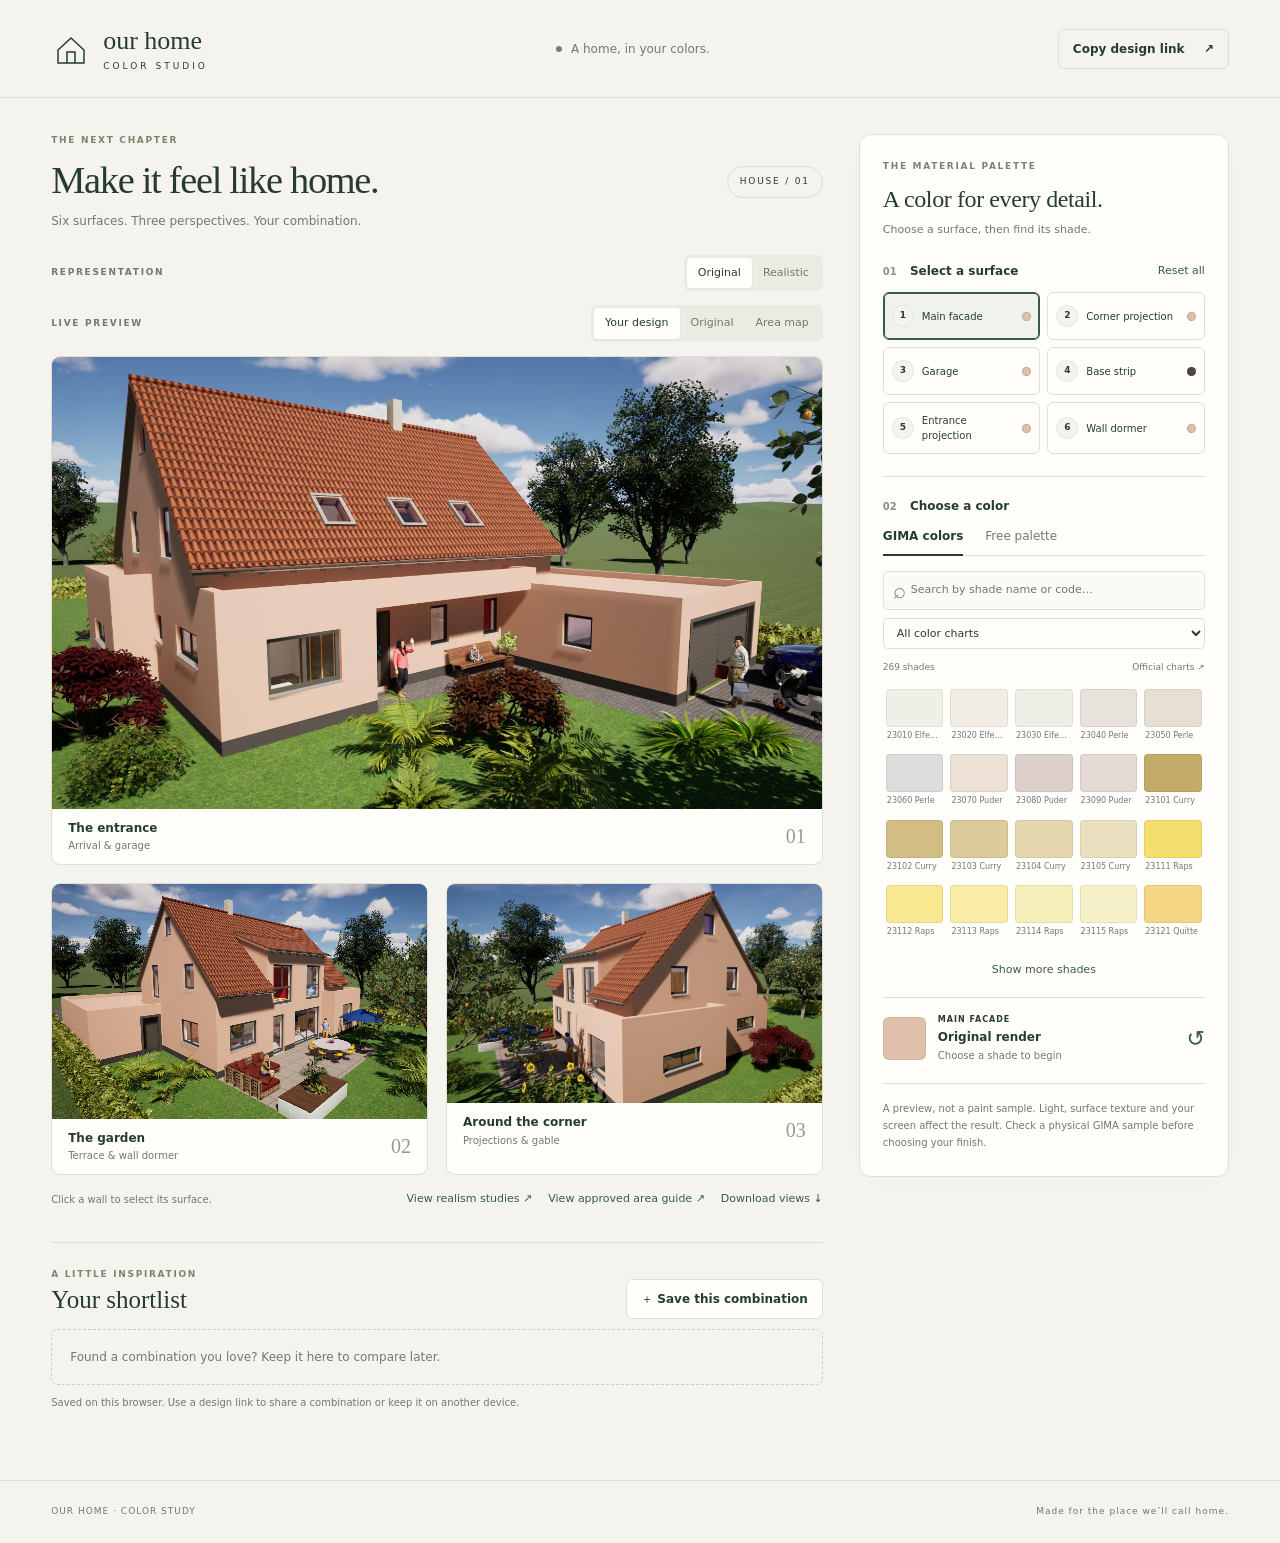
<file: index.html>
<!doctype html>
<html lang="en">
<head>
  <meta charset="utf-8">
  <meta name="viewport" content="width=device-width, initial-scale=1">
  <meta name="theme-color" content="#f5f3ed">
  <meta name="description" content="Explore facade colors for our home. Three perspectives, six independent surfaces, GIMA shades and a free color palette.">
  <title>Our home · Color studio</title>
  <link rel="icon" href="data:image/svg+xml,%3Csvg xmlns='http://www.w3.org/2000/svg' viewBox='0 0 40 40'%3E%3Crect width='40' height='40' rx='10' fill='%233b5148'/%3E%3Cpath d='M9 21L20 10l11 11v11H9Z' fill='none' stroke='%23f5f3ed' stroke-width='2'/%3E%3C/svg%3E">
  <link rel="stylesheet" href="./style.css">
  <script type="module" src="./app.js"></script>
</head>
<body>
  <header class="masthead">
    <a class="brand" href="./" aria-label="Our home color studio"><svg viewBox="0 0 40 40" aria-hidden="true"><path d="M7 21 20 9l13 12v13H7Z M16 34V23h8v11"/></svg><span>our home<span class="brand-sub">COLOR STUDIO</span></span></a>
    <div class="header-note"><span class="live-dot"></span>A home, in your colors.</div>
    <button class="button subtle" id="share">Copy design link <span aria-hidden="true">↗</span></button>
  </header>
  <main class="workspace">
    <section class="visuals" aria-labelledby="preview-title">
      <div class="intro"><div><p class="eyebrow">THE NEXT CHAPTER</p><h1 id="preview-title">Make it feel like home.</h1><p class="intro-text">Six surfaces. Three perspectives. Your combination.</p></div><span class="project-tag">HOUSE / 01</span></div>
      <div class="view-toolbar"><span class="small-label">REPRESENTATION</span><div class="segmented" role="group" aria-label="House representation"><button id="representation-original" class="active" aria-pressed="true">Original</button><button id="representation-realistic" aria-pressed="false">Realistic</button></div></div>
      <p id="realism-note" class="muted tiny" role="status" hidden>Realistic material and lighting preview. To change colors, switch to Original. Your color design is kept.</p>
      <div class="view-toolbar"><span class="small-label">LIVE PREVIEW</span><div class="segmented" aria-label="Preview mode"><button id="mode-design" class="active" aria-pressed="true">Your design</button><button id="mode-original" aria-pressed="false">Original</button><button id="mode-map" aria-pressed="false">Area map</button></div></div>
      <div class="views" id="views"><p class="loading" id="loading">Preparing your house previews…</p></div>
      <div class="preview-footer"><span>Click a wall to select its surface.</span><a class="text-button" href="./experiments/realism/">View realism studies ↗</a><button class="text-button" id="guide">View approved area guide ↗</button><button class="text-button" id="download">Download views ↓</button></div>
      <section class="saved-section" aria-labelledby="saved-heading"><div class="section-heading"><div><p class="eyebrow">A LITTLE INSPIRATION</p><h2 id="saved-heading">Your shortlist</h2></div><button class="button" id="save">＋ Save this combination</button></div><div id="saved-list" class="saved-list"></div><p class="muted tiny">Saved on this browser. Use a design link to share a combination or keep it on another device.</p></section>
    </section>
    <aside class="sidebar" aria-label="Color controls">
      <div class="sidebar-top"><p class="eyebrow">THE MATERIAL PALETTE</p><h2>A color for every detail.</h2><p class="muted">Choose a surface, then find its shade.</p></div>
      <section class="area-section" aria-labelledby="area-heading"><div class="step-heading"><h3 id="area-heading"><span>01</span> Select a surface</h3><button id="reset" class="text-button">Reset all</button></div><div id="area-list" class="area-list"></div></section>
      <section class="palette-section" aria-labelledby="palette-heading"><div class="step-heading"><h3 id="palette-heading"><span>02</span> Choose a color</h3></div>
        <div class="palette-tabs" role="tablist" aria-label="Color source"><button role="tab" id="tab-gima" aria-controls="gima-panel" aria-selected="true" tabindex="0">GIMA colors</button><button role="tab" id="tab-free" aria-controls="free-panel" aria-selected="false" tabindex="-1">Free palette</button></div>
        <div id="gima-panel" role="tabpanel" aria-labelledby="tab-gima">
          <label class="sr-only" for="color-search">Search GIMA shades</label><div class="search-wrap"><span aria-hidden="true">⌕</span><input id="color-search" type="search" placeholder="Search by shade name or code…" autocomplete="off"></div>
          <label class="sr-only" for="collection">Color chart</label><select id="collection"><option value="all">All color charts</option></select>
          <div class="palette-meta"><span id="color-count">Loading GIMA shades…</span><a href="https://gima-profi.de/services/farbtonkarten/" target="_blank" rel="noopener noreferrer">Official charts ↗</a></div>
          <div class="swatch-grid" id="gima-swatches" aria-label="GIMA shades"></div>
          <p id="catalog-error" class="error" hidden></p>
          <button class="text-button more" id="more-colors" hidden>Show more shades</button>
        </div>
        <div id="free-panel" role="tabpanel" aria-labelledby="tab-free" hidden><p class="palette-caption">A few quiet tones to start with.</p><div id="free-swatches" class="swatch-grid" aria-label="Suggested colors"></div><div class="custom-color"><label for="color-picker">Your own shade</label><div class="color-inputs"><input type="color" id="color-picker" value="#e6ded0" aria-label="Choose a custom color"><label class="sr-only" for="hex-input">HEX color</label><input id="hex-input" value="#E6DED0" maxlength="7" spellcheck="false" pattern="#[0-9a-fA-F]{6}" aria-describedby="hex-error"><button class="button" id="apply-hex">Apply</button></div><p id="hex-error" class="error" hidden>Enter six HEX digits, for example #E6DED0.</p></div></div>
        <div class="current-color"><span id="current-chip" class="current-chip"></span><div><span class="small-label" id="current-area">MAIN FACADE</span><strong id="current-name">Original render</strong><span id="current-detail" class="tiny muted">Choose a shade to begin</span></div><button class="text-button" id="reset-area" aria-label="Restore original color for selected surface">↺</button></div>
        <a id="shade-source" class="source-link" target="_blank" rel="noopener noreferrer" hidden>View this shade on GIMA ↗</a>
      </section>
      <p class="color-note">A preview, not a paint sample. Light, surface texture and your screen affect the result. Check a physical GIMA sample before choosing your finish.</p>
    </aside>
  </main>
  <footer class="page-footer"><span>OUR HOME · COLOR STUDY</span><span>Made for the place we’ll call home.</span></footer>
  <div id="status" class="toast" role="status" aria-live="polite"></div>
  <dialog id="guide-dialog"><div class="dialog-heading"><h2>The six paintable areas</h2><button class="button" id="close-guide">Close ×</button></div><img src="./assets/area-guide-v8.png" alt="Approved v8 reference: blue main facade, amber corner projection, purple garage, teal base strip, coral entrance projection, green full-height wall dormer."></dialog>
  <dialog id="save-dialog"><form method="dialog" id="save-form"><p class="eyebrow">YOUR SHORTLIST</p><h2>Give this combination a name.</h2><label for="design-name">Design name</label><input id="design-name" maxlength="60" placeholder="Warm stone & sage" required><div class="dialog-actions"><button class="button" type="button" id="cancel-save">Cancel</button><button class="button primary" type="submit">Save combination</button></div></form></dialog>
  <noscript>This color studio needs JavaScript to recolor the house. Please enable JavaScript in your browser.</noscript>
</body>
</html>
</file>
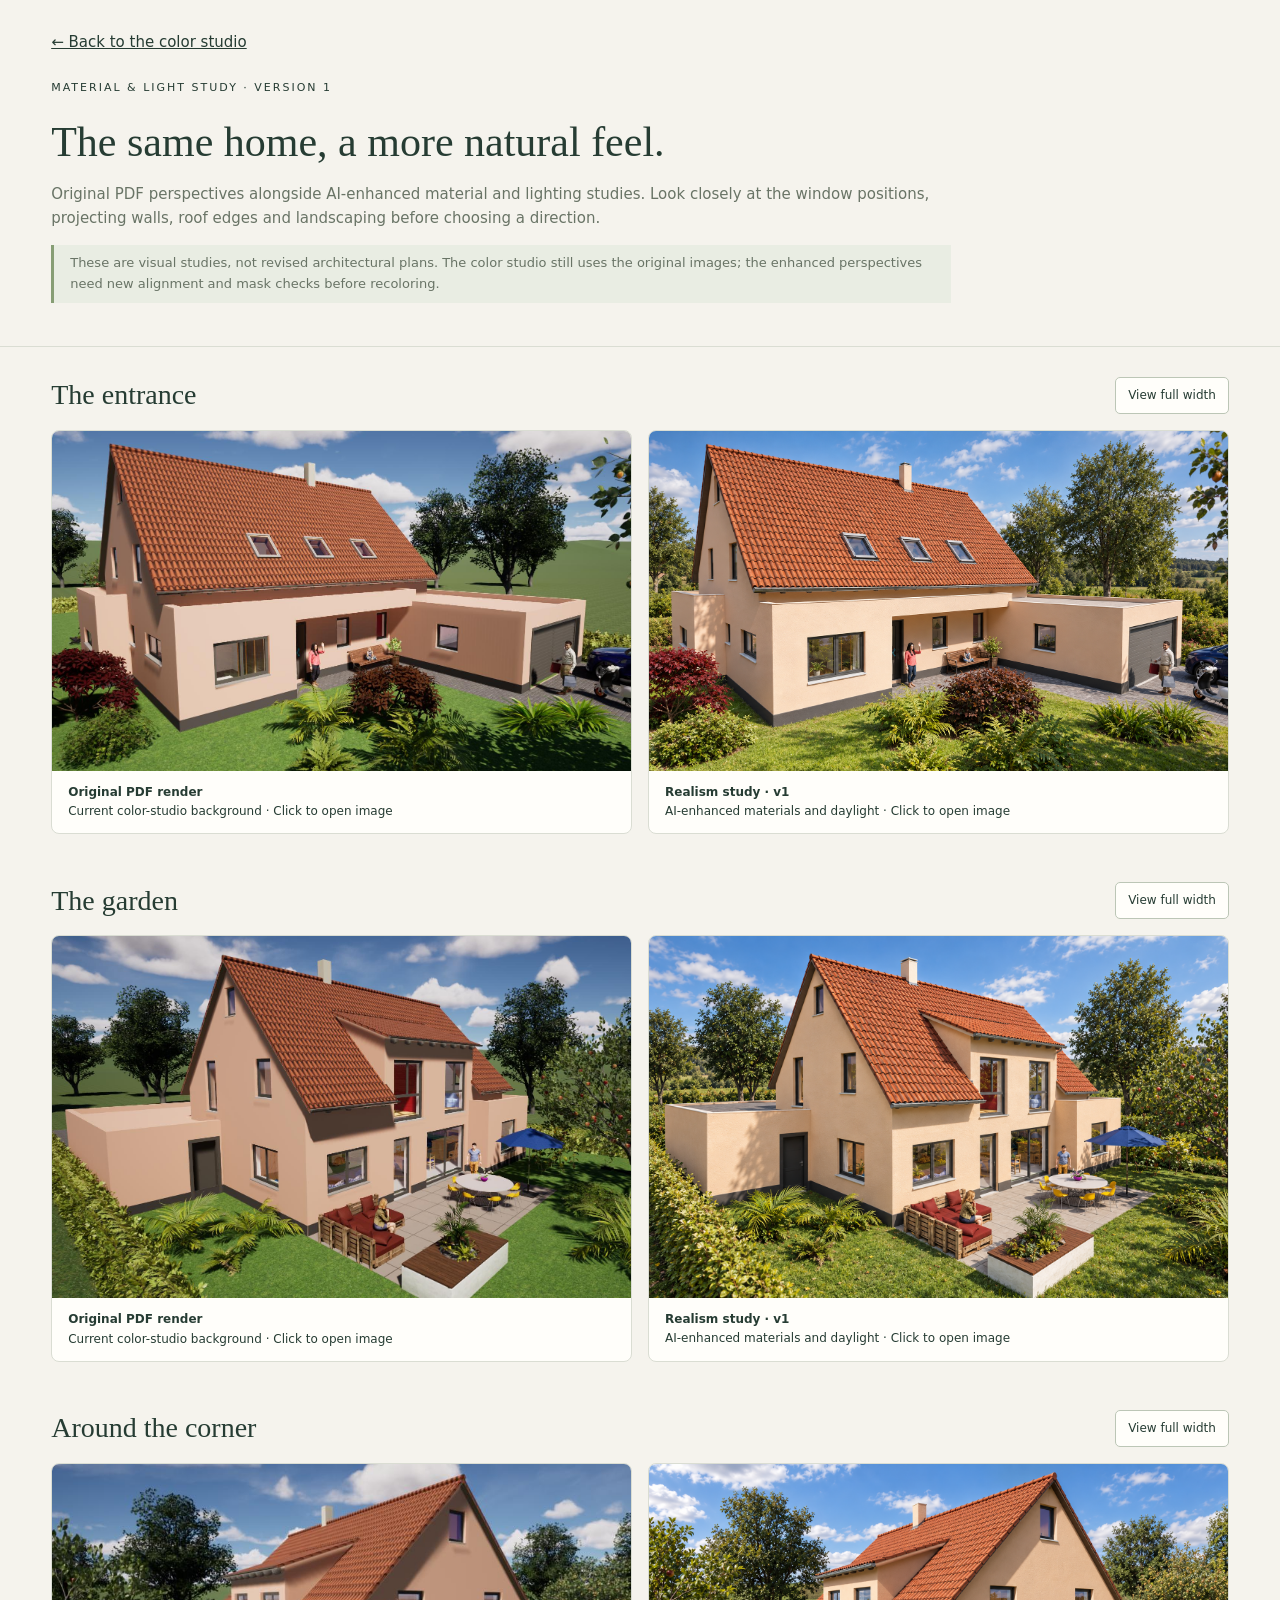
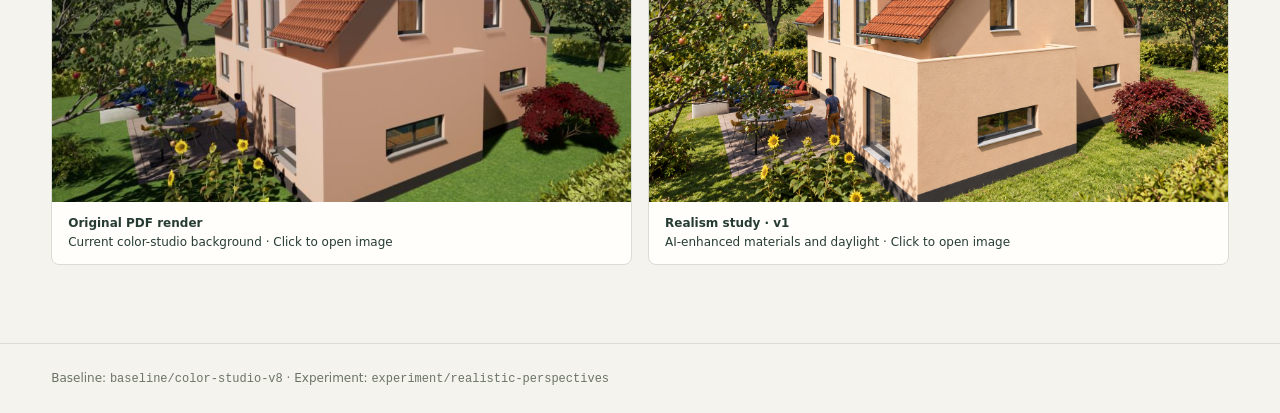
<file: experiments/realism/index.html>
<!doctype html>
<html lang="en">
<head><meta charset="utf-8"><meta name="viewport" content="width=device-width,initial-scale=1"><title>Our home · Realism study</title>
<style>
:root{font:15px/1.6 system-ui,sans-serif;color:#263c33;background:#f5f3ed}*{box-sizing:border-box}body{margin:0}header,main{max-width:1500px;margin:auto;padding:30px 4%}header{border-bottom:1px solid #daddd3}a{color:inherit}h1{font:42px/1.2 Georgia,serif;margin:20px 0 10px}h2{font:28px Georgia,serif;margin:0}p{max-width:900px;color:#697466}.eyebrow{font-size:11px;letter-spacing:2px;text-transform:uppercase}.study{margin-bottom:48px}.study-head{display:flex;align-items:center;justify-content:space-between;gap:20px;margin-bottom:16px}.compare{display:grid;grid-template-columns:1fr 1fr;gap:16px}.compare figure{margin:0;background:#fffefa;border:1px solid #daddd3;border-radius:8px;overflow:hidden}.compare img{display:block;width:100%;height:auto}.compare figcaption{padding:12px 16px;font-size:12px}.compare figcaption strong{display:block}.actions{display:flex;gap:12px;font-size:12px}.notice{border-left:3px solid #879e75;padding:8px 16px;background:#e9ede3;font-size:13px}.toggle{border:1px solid #bcc6b6;background:#fffefa;color:inherit;border-radius:5px;padding:8px 12px;font:inherit;font-size:12px;cursor:pointer}.compare.stacked{grid-template-columns:1fr}.compare.stacked img{max-height:none}footer{padding:25px 4%;border-top:1px solid #daddd3;color:#697466;font-size:12px}button:focus-visible,a:focus-visible{outline:3px solid #608462;outline-offset:4px}@media(max-width:800px){.compare{grid-template-columns:1fr}h1{font-size:32px}.study-head{align-items:start}}
</style></head>
<body><header><a href="../../">← Back to the color studio</a><div class="eyebrow" style="margin-top:25px">Material & light study · version 1</div><h1>The same home, a more natural feel.</h1><p>Original PDF perspectives alongside AI-enhanced material and lighting studies. Look closely at the window positions, projecting walls, roof edges and landscaping before choosing a direction.</p><p class="notice">These are visual studies, not revised architectural plans. The color studio still uses the original images; the enhanced perspectives need new alignment and mask checks before recoloring.</p></header>
<main id="studies"></main><footer>Baseline: <code>baseline/color-studio-v8</code> · Experiment: <code>experiment/realistic-perspectives</code></footer>
<script>
const studies=[['entrance','The entrance'],['garden','The garden'],['side','Around the corner']];
for(const [id,name] of studies){const section=document.createElement('section');section.className='study';const heading=document.createElement('div');heading.className='study-head';const title=document.createElement('h2');title.textContent=name;const button=document.createElement('button');button.className='toggle';button.textContent='View full width';button.setAttribute('aria-pressed','false');heading.append(title,button);const comparison=document.createElement('div');comparison.className='compare';for(const [src,label,description] of [[`../../assets/${id}.jpg`,'Original PDF render','Current color-studio background'],[`${id}-realistic-v1.png`,'Realism study · v1','AI-enhanced materials and daylight']]){const figure=document.createElement('figure'),link=document.createElement('a'),img=document.createElement('img'),caption=document.createElement('figcaption'),strong=document.createElement('strong');link.href=src;link.target='_blank';link.rel='noopener';img.src=src;img.alt=`${name} — ${label}`;img.loading='lazy';link.append(img);strong.textContent=label;caption.append(strong,document.createTextNode(description+' · Click to open image'));figure.append(link,caption);comparison.append(figure);}button.addEventListener('click',()=>{const stacked=comparison.classList.toggle('stacked');button.textContent=stacked?'View side by side':'View full width';button.setAttribute('aria-pressed',String(stacked));});section.append(heading,comparison);document.getElementById('studies').append(section);}
</script></body></html>
</file>
<file: style.css>
:root{--paper:#f5f3ed;--white:#fffefa;--ink:#263c33;--muted:#72796f;--line:#dedfd5;--accent:#365c46;--soft:#e9ede3;--serif:Georgia,'Times New Roman',serif;--sans:Inter,ui-sans-serif,system-ui,-apple-system,BlinkMacSystemFont,'Segoe UI',sans-serif}
*{box-sizing:border-box}body{margin:0;background:var(--paper);color:var(--ink);font:14px/1.5 var(--sans)}button,input,select{font:inherit}button,a,input,select{-webkit-tap-highlight-color:transparent}button{cursor:pointer}button:disabled{cursor:wait;opacity:.5}a{color:inherit}button{color:inherit}button:focus-visible,a:focus-visible,input:focus-visible,select:focus-visible,canvas:focus-visible{outline:3px solid #789e75;outline-offset:3px}button{transition:background .15s,border-color .15s,transform .15s}button:hover{filter:brightness(.97)}[hidden]{display:none!important}.masthead{height:98px;display:flex;align-items:center;justify-content:space-between;border-bottom:1px solid var(--line);padding:0 4%;gap:20px}.brand{text-decoration:none;display:flex;gap:12px;align-items:center;font:26px var(--serif)}.brand svg{width:40px;height:40px;fill:none;stroke:var(--ink);stroke-width:1.5}.brand-sub{display:block;font:9px var(--sans);letter-spacing:3px;margin-top:5px}.header-note{font-size:12px;color:var(--muted);display:flex;align-items:center;gap:9px}.live-dot{width:6px;height:6px;background:#6c895f;border-radius:50%}.button{border:1px solid var(--line);border-radius:6px;padding:10px 14px;background:var(--white);font-size:12px;font-weight:550;white-space:nowrap}.button.subtle{background:transparent}.button.primary{background:var(--ink);color:white;border-color:var(--ink)}.button span{margin-left:15px}.workspace{max-width:1800px;margin:0 auto;display:grid;grid-template-columns:minmax(0,1fr) 370px;gap:36px;padding:36px 4% 60px;align-items:start}.intro{display:flex;align-items:center;justify-content:space-between;gap:20px;margin-bottom:25px}.eyebrow,.small-label{font-size:9px;letter-spacing:1.7px;font-weight:650;margin:0 0 10px}.eyebrow{color:#7c846f}.intro h1{font:clamp(28px,3vw,43px)/1.15 var(--serif);letter-spacing:-1.3px;margin:0 0 10px;font-weight:400}.intro-text{margin:0;font-size:12px;color:var(--muted)}.project-tag{font-size:9px;letter-spacing:1.8px;border:1px solid var(--line);border-radius:30px;padding:8px 12px;white-space:nowrap}.view-toolbar{display:flex;align-items:center;justify-content:space-between;margin-bottom:14px;gap:12px}.view-toolbar .small-label{margin:0;color:var(--muted)}.segmented{display:flex;background:#eaece3;padding:3px;border-radius:6px}.segmented button{border:0;background:transparent;font-size:11px;padding:7px 11px;border-radius:4px;color:var(--muted)}.segmented button.active{background:var(--white);color:var(--ink);box-shadow:0 1px 3px #0000000a}.views{display:grid;grid-template-columns:1fr 1fr;gap:18px}.view-card{margin:0;min-width:0;background:var(--white);border:1px solid var(--line);border-radius:9px;overflow:hidden}.view-card:first-of-type{grid-column:1/-1}.canvas-wrap{position:relative;line-height:0;background:#e8e9df}.canvas-wrap canvas{width:100%;height:auto;display:block;cursor:crosshair}.view-card:first-of-type .canvas-wrap{max-height:570px;overflow:hidden}.view-card figcaption{display:flex;justify-content:space-between;gap:10px;padding:12px 16px;align-items:center;line-height:1.3}.view-name{font-size:12px;font-weight:600}.view-subtitle{font-size:10px;color:var(--muted);margin-top:3px}.view-number{font:20px var(--serif);color:#939d8c}.preview-footer{display:flex;align-items:center;flex-wrap:wrap;gap:16px;margin:16px 0;color:var(--muted);font-size:10px}.preview-footer>span{margin-right:auto}.text-button{border:0;padding:0;background:none;font-size:11px;text-decoration:none;color:var(--accent)}.text-button:hover{text-decoration:underline}.sidebar{background:var(--white);border:1px solid var(--line);border-radius:12px;position:sticky;top:18px;padding:25px 23px;box-shadow:0 5px 22px #27362603}.sidebar-top h2{font:24px/1.25 var(--serif);letter-spacing:-.4px;margin:0 0 8px}.muted{color:var(--muted)}.sidebar-top p.muted{font-size:11px;margin:0 0 24px}.step-heading{display:flex;align-items:center;justify-content:space-between;margin-bottom:12px}.step-heading h3{font-size:12px;font-weight:600;margin:0}.step-heading h3>span{font-size:10px;color:#899180;margin-right:9px}.area-list{display:grid;grid-template-columns:1fr 1fr;gap:7px}.area-button{background:transparent;border:1px solid var(--line);border-radius:6px;display:flex;align-items:center;text-align:left;gap:8px;padding:10px 8px;font-size:10px;min-height:48px;position:relative}.area-button[aria-pressed=true]{border-color:var(--accent);background:#f0f3ec;box-shadow:inset 0 0 0 1px var(--accent)}.area-number{display:flex;align-items:center;justify-content:center;width:22px;height:22px;border-radius:50%;font-size:9px;font-weight:650;flex-shrink:0;border:1px solid #0000000d;background:var(--paper)}.area-button-text{flex:1}.area-button .area-dot{width:9px;height:9px;border-radius:50%;border:1px solid #0002;flex-shrink:0}.palette-section{border-top:1px solid var(--line);margin-top:22px;padding-top:20px}.palette-tabs{display:flex;border-bottom:1px solid var(--line);margin-bottom:15px;gap:22px}.palette-tabs button{border:0;background:none;padding:0 0 10px;color:var(--muted);font-size:12px;position:relative}.palette-tabs button[aria-selected=true]{color:var(--ink);font-weight:650}.palette-tabs button[aria-selected=true]:after{content:'';height:2px;background:var(--ink);position:absolute;bottom:-1px;left:0;right:0}.search-wrap{border:1px solid var(--line);border-radius:5px;display:flex;align-items:center;padding:0 9px;gap:5px;background:#fafbf7}.search-wrap>span{font-size:22px;color:#7e8978}.search-wrap input{border:0;background:none;width:100%;min-width:0;font-size:11px;padding:10px 0;color:var(--ink)}select{width:100%;border:1px solid var(--line);border-radius:5px;background:var(--white);padding:7px 9px;font-size:11px;color:var(--ink);margin-top:8px}.palette-meta{display:flex;justify-content:space-between;font-size:9px;color:var(--muted);margin:12px 0;gap:8px}.palette-meta a{text-decoration:none}.swatch-grid{display:grid;grid-template-columns:repeat(5,minmax(0,1fr));gap:9px 7px;max-height:264px;overflow-y:auto;padding:3px;scrollbar-width:thin}.swatch{background:none;border:0;padding:0;text-align:left;min-width:0;border-radius:4px;position:relative}.swatch-color{display:block;height:38px;border:1px solid #00000012;border-radius:4px;position:relative}.swatch[aria-pressed=true] .swatch-color:after{content:'✓';position:absolute;inset:0;display:grid;place-items:center;color:white;text-shadow:0 1px 3px #000;font-size:20px}.swatch[aria-pressed=true]{outline:2px solid var(--accent);outline-offset:2px}.swatch-label{display:block;font-size:8px;line-height:1.3;color:var(--muted);padding:4px 1px;overflow:hidden;text-overflow:ellipsis;white-space:nowrap}.palette-caption{font-size:11px;color:var(--muted)}.more{display:block;margin:12px auto}.current-color{border-top:1px solid var(--line);display:flex;align-items:center;gap:12px;padding-top:16px;margin-top:18px}.current-chip{width:43px;height:43px;border-radius:6px;border:1px solid #00000012;flex-shrink:0;background:#dfc1ab}.current-color>div{min-width:0;flex:1}.current-color .small-label{display:block;font-size:8px;margin:0 0 2px;letter-spacing:1px}.current-color strong{display:block;font-size:12px;overflow-wrap:anywhere}.current-color .tiny{display:block;margin-top:2px}.current-color button{font-size:22px}.tiny{font-size:10px}.source-link{display:block;font-size:10px;margin-top:9px}.color-note{font-size:10px;line-height:1.7;color:var(--muted);border-top:1px solid var(--line);padding-top:16px;margin:20px 0 0}.custom-color{margin-top:17px;border-top:1px solid var(--line);padding-top:15px}.custom-color>label{font-size:11px}.color-inputs{display:flex;gap:7px;margin-top:8px}.color-inputs input[type=color]{width:42px;height:36px;border:1px solid var(--line);border-radius:5px;background:transparent;padding:3px}.color-inputs input[type=text],#hex-input{min-width:0;width:100%;border:1px solid var(--line);border-radius:5px;padding:7px;font:12px ui-monospace,monospace;background:var(--white);color:var(--ink)}.saved-section{margin-top:34px;border-top:1px solid var(--line);padding-top:25px}.section-heading{display:flex;justify-content:space-between;align-items:center;gap:12px}.section-heading h2{font:25px var(--serif);margin:0 0 15px}.section-heading .eyebrow{margin-bottom:5px}.saved-list{display:flex;gap:12px;flex-wrap:wrap}.saved-empty{border:1px dashed #cbd0c4;border-radius:7px;padding:18px;width:100%;font-size:12px;color:var(--muted);margin:0}.saved-card{border:1px solid var(--line);background:var(--white);border-radius:7px;overflow:hidden;width:calc(33.333% - 8px);min-width:145px;position:relative}.saved-load{border:0;background:none;text-align:left;padding:13px;width:100%}.saved-card strong{font-size:11px;display:block;padding-right:12px;overflow-wrap:anywhere}.saved-colors{display:flex;margin-top:12px;border-radius:3px;overflow:hidden}.saved-colors span{height:20px;flex:1}.saved-delete{position:absolute;right:5px;top:5px;border:0;background:none;color:var(--muted);font-size:17px}.page-footer{border-top:1px solid var(--line);padding:24px 4%;display:flex;justify-content:space-between;font-size:9px;letter-spacing:1px;color:var(--muted)}.toast{position:fixed;bottom:25px;left:50%;transform:translate(-50%,15px);background:var(--ink);color:white;padding:12px 22px;border-radius:8px;font-size:12px;opacity:0;pointer-events:none;transition:.2s;z-index:20;max-width:90%;text-align:center}.toast.visible{opacity:1;transform:translate(-50%,0)}.error{font-size:11px;color:#a44635}.loading{padding:60px;text-align:center;grid-column:1/-1;color:var(--muted)}dialog{border:1px solid var(--line);border-radius:12px;padding:22px;background:var(--white);color:var(--ink);max-width:min(1150px,94vw);max-height:94vh}dialog::backdrop{background:#152c26aa;backdrop-filter:blur(3px)}dialog img{max-width:100%;display:block}.dialog-heading{display:flex;justify-content:space-between;align-items:center;gap:20px;margin-bottom:15px}.dialog-heading h2{font:24px var(--serif);margin:0}#save-dialog{width:440px;padding:30px}#save-dialog h2{font:27px var(--serif)}#save-dialog label{display:block;font-size:12px;margin-bottom:7px}#design-name{width:100%;padding:10px;border:1px solid var(--line);border-radius:5px}.dialog-actions{display:flex;justify-content:flex-end;gap:8px;margin-top:20px}.sr-only{position:absolute;width:1px;height:1px;padding:0;margin:-1px;overflow:hidden;clip:rect(0,0,0,0);white-space:nowrap;border:0}
@media(min-width:1600px){.workspace{grid-template-columns:minmax(0,1fr) 390px;gap:45px}.sidebar{padding:28px}.view-card:first-of-type .canvas-wrap{max-height:none}}
@media(max-width:1100px){.workspace{padding:25px 3%;gap:22px;grid-template-columns:minmax(0,1fr) 330px}.sidebar{padding:20px 16px}.project-tag{display:none}.intro h1{font-size:32px}.header-note{display:none}.views{gap:12px}.view-card figcaption{padding:10px}.view-subtitle{font-size:9px}.preview-footer{gap:12px}.section-heading{flex-wrap:wrap}}
@media(max-width:800px){.masthead{height:80px;padding:0 5%}.brand{font-size:23px}.masthead .button{font-size:10px;padding:9px}.workspace{display:flex;flex-direction:column;padding:25px 5%;gap:25px}.visuals,.sidebar{width:100%}.sidebar{position:static;padding:24px;order:0}.intro{margin-bottom:20px}.intro h1{font-size:34px}.view-card:first-of-type .canvas-wrap{max-height:none}.saved-section{margin-top:24px}.swatch-grid{grid-template-columns:repeat(6,1fr);max-height:290px}.swatch-color{height:46px}.area-list{grid-template-columns:repeat(3,1fr)}.page-footer{padding:20px 5%;gap:20px}.view-toolbar .small-label{font-size:8px}.segmented button{padding:7px 9px;font-size:10px}}
@media(max-width:420px){.workspace{padding:22px 4%}.intro h1{font-size:30px}.views{gap:10px}.view-card figcaption{padding:9px}.view-subtitle{display:none}.view-name{font-size:10px}.view-number{font-size:16px}.sidebar{padding:20px 15px}.area-list{grid-template-columns:1fr 1fr}.saved-card{width:calc(50% - 6px)}.brand svg{width:32px}.brand{gap:8px}.page-footer span:last-child{display:none}}
@media(prefers-reduced-motion:reduce){*{transition:none!important;scroll-behavior:auto!important}}

.realistic-preview{display:block;width:100%;height:auto}.view-card:first-of-type .canvas-wrap:has(.realistic-preview:not([hidden])){max-height:none}
</file>
